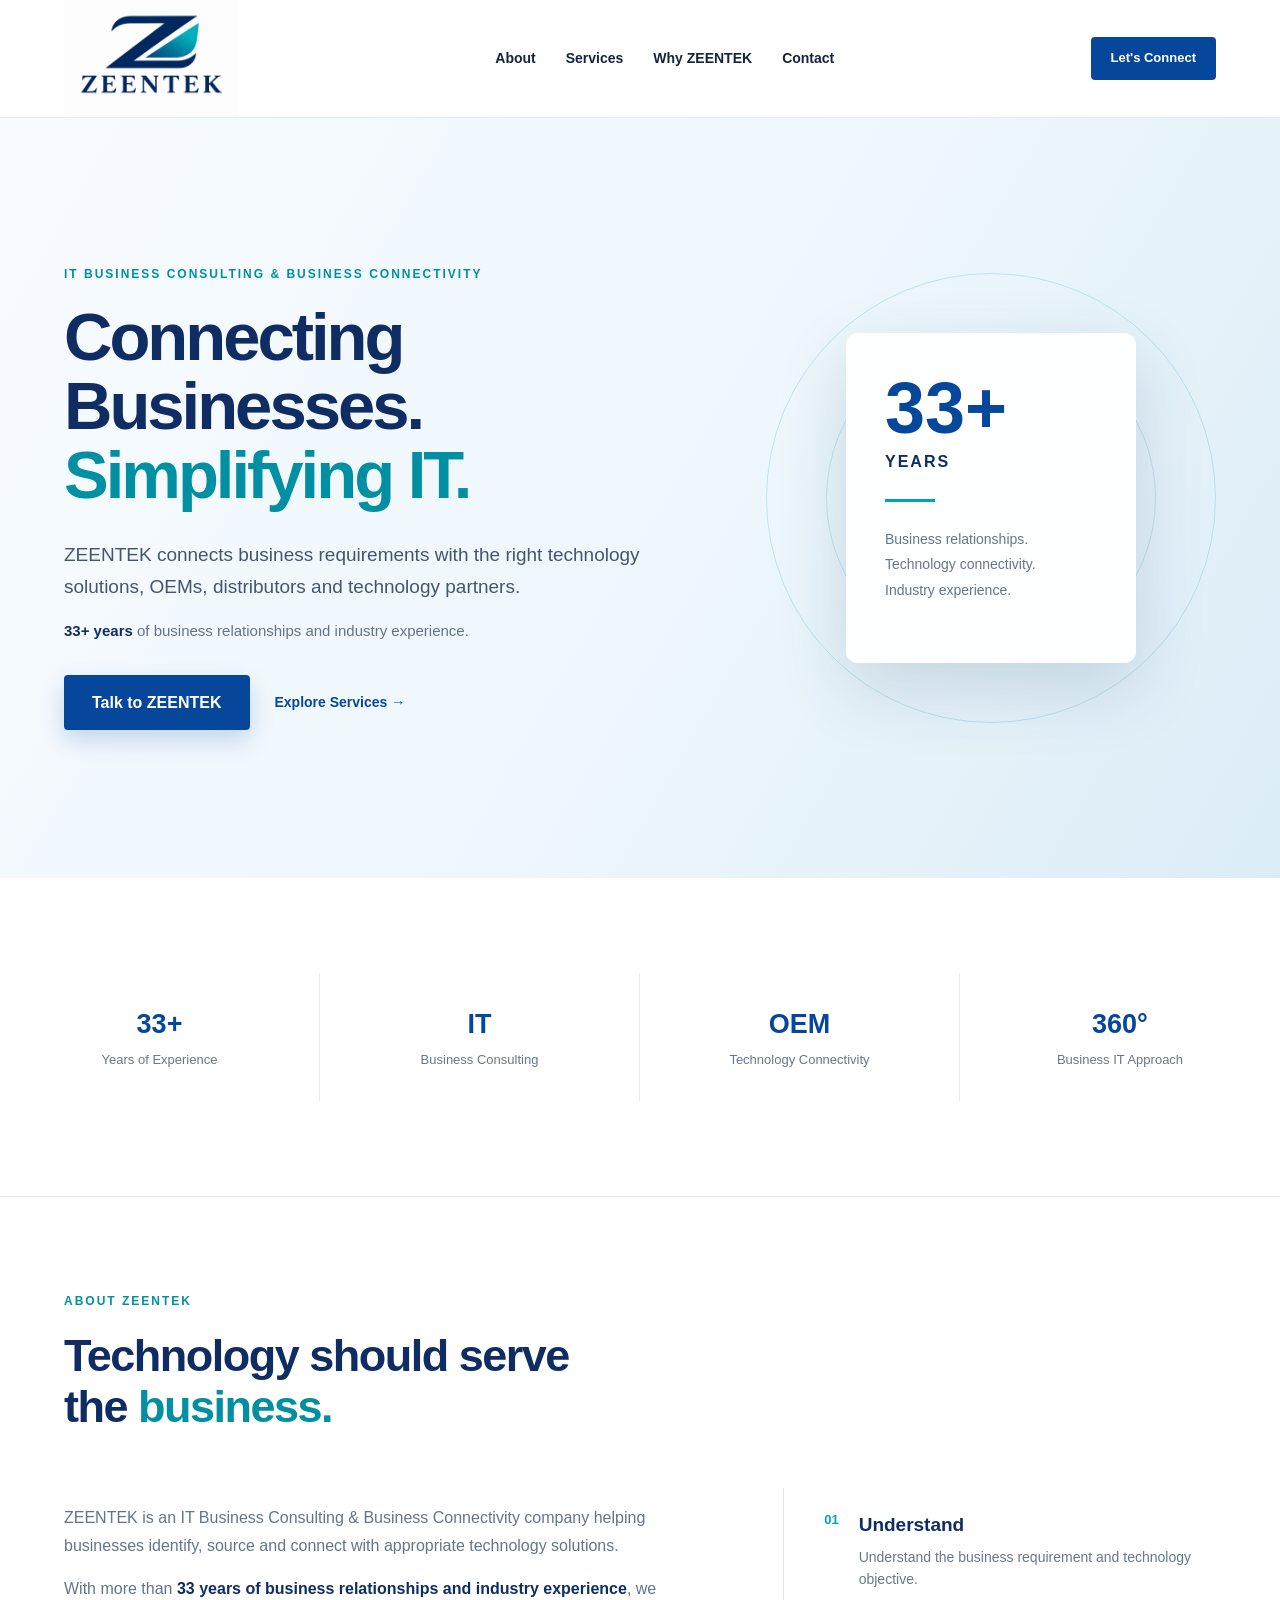
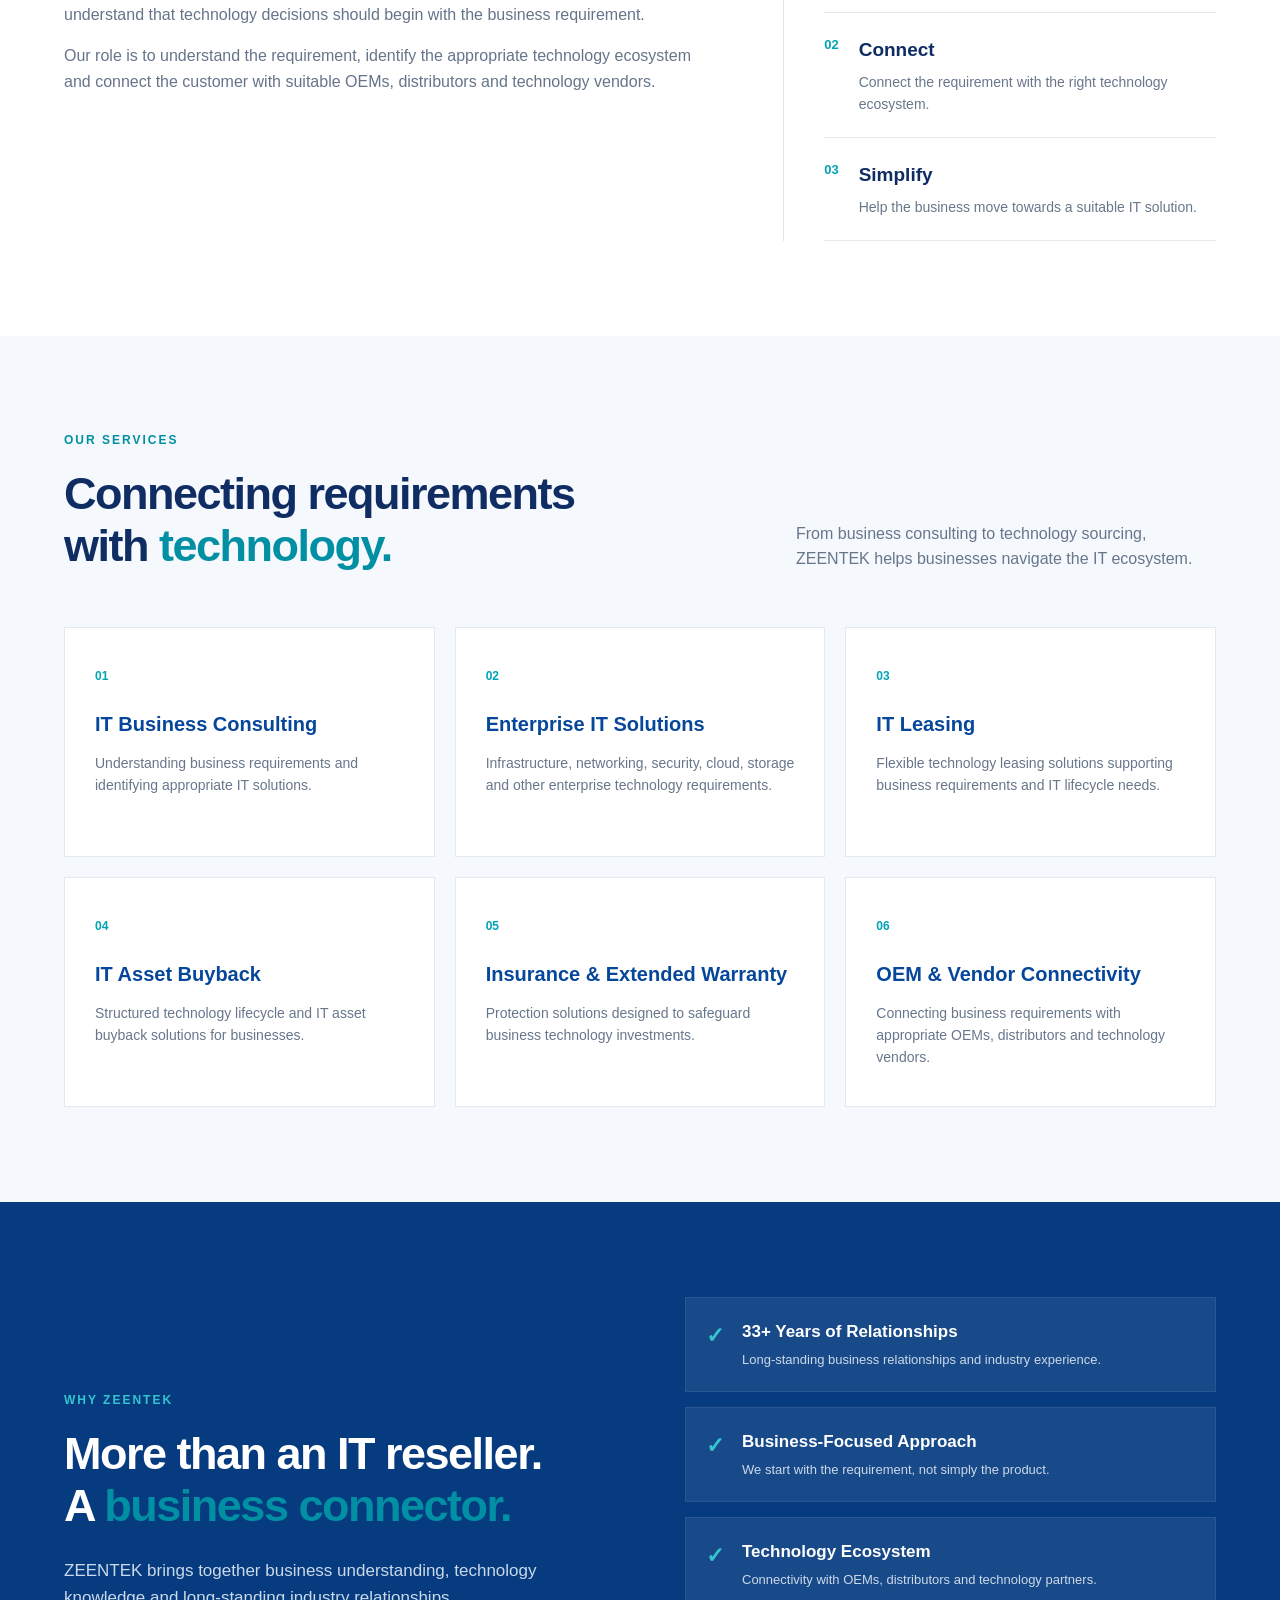
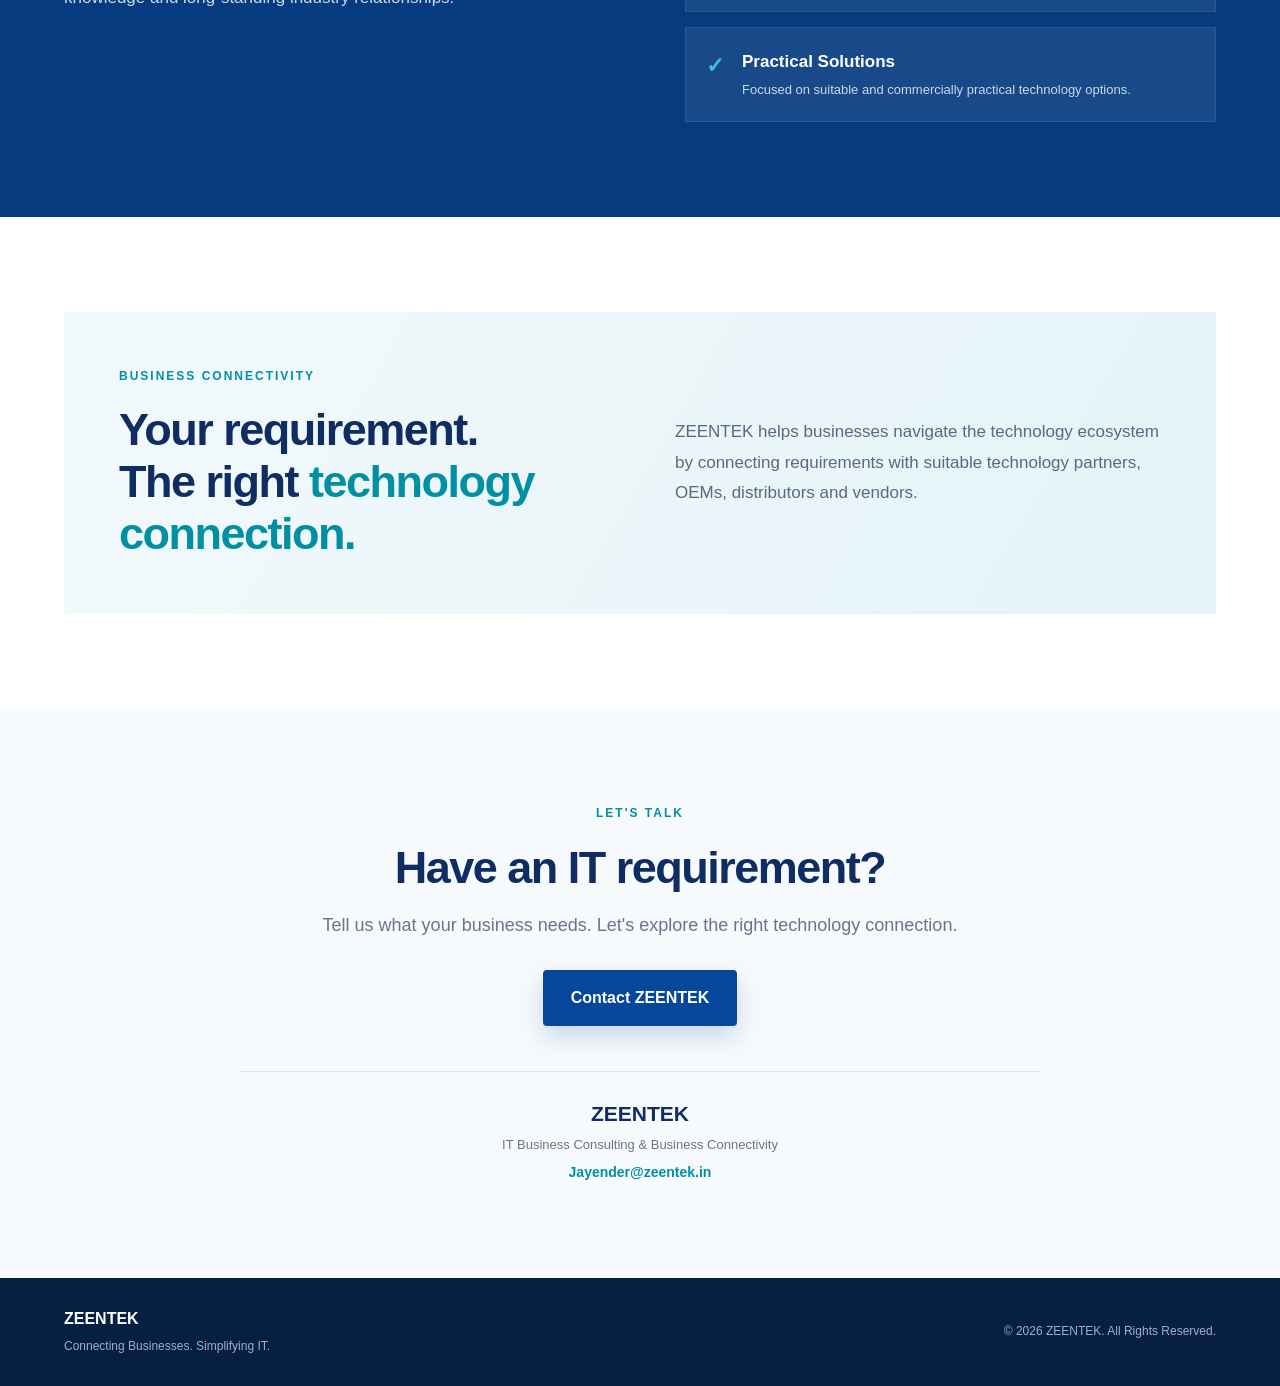
<file: index.html>
<!DOCTYPE html>
<html lang="en">

<head>
<meta charset="UTF-8">
<meta name="viewport" content="width=device-width, initial-scale=1.0">

<title>ZEENTEK | Connecting Businesses. Simplifying IT.</title>

<meta name="description" content="ZEENTEK is an IT Business Consulting and Business Connectivity company with 33+ years of business relationships, connecting businesses with the right technology solutions, OEMs, distributors and technology partners.">

<link rel="stylesheet" href="style.css">
</head>

<body>

<header class="site-header">

<div class="nav-container">

<a href="#home" class="logo-link">
<img src="./unnamed.png" alt="ZEENTEK" class="logo">
</a>

<nav>
<a href="#about">About</a>
<a href="#services">Services</a>
<a href="#why">Why ZEENTEK</a>
<a href="#contact">Contact</a>
</nav>

<a href="#contact" class="nav-button">
Let's Connect
</a>

</div>

</header>


<main>

<section id="home" class="hero">

<div class="hero-container">

<div class="hero-text">

<div class="hero-label">
IT BUSINESS CONSULTING & BUSINESS CONNECTIVITY
</div>

<h1>
Connecting Businesses.
<span>Simplifying IT.</span>
</h1>

<p class="hero-description">
ZEENTEK connects business requirements with the right
technology solutions, OEMs, distributors and technology
partners.
</p>

<p class="hero-experience">
<strong>33+ years</strong> of business relationships and
industry experience.
</p>

<div class="hero-buttons">

<a href="#contact" class="primary-button">
Talk to ZEENTEK
</a>

<a href="#services" class="text-button">
Explore Services →
</a>

</div>

</div>


<div class="hero-right">

<div class="experience-card">

<div class="experience-top">
33+
</div>

<div class="experience-title">
YEARS
</div>

<div class="experience-line"></div>

<p>
Business relationships.<br>
Technology connectivity.<br>
Industry experience.
</p>

</div>

<div class="orbit orbit-one"></div>
<div class="orbit orbit-two"></div>

</div>

</div>

</section>


<section class="credibility">

<div class="credibility-item">
<strong>33+</strong>
<span>Years of Experience</span>
</div>

<div class="credibility-item">
<strong>IT</strong>
<span>Business Consulting</span>
</div>

<div class="credibility-item">
<strong>OEM</strong>
<span>Technology Connectivity</span>
</div>

<div class="credibility-item">
<strong>360°</strong>
<span>Business IT Approach</span>
</div>

</section>


<section id="about" class="about">

<div class="section-container">

<div class="section-intro">

<div class="section-label">
ABOUT ZEENTEK
</div>

<h2>
Technology should serve<br>
the <span>business.</span>
</h2>

</div>


<div class="about-grid">

<div class="about-story">

<p class="large-text">
ZEENTEK is an IT Business Consulting & Business Connectivity
company helping businesses identify, source and connect with
appropriate technology solutions.
</p>

<p>
With more than <strong>33 years of business relationships
and industry experience</strong>, we understand that technology
decisions should begin with the business requirement.
</p>

<p>
Our role is to understand the requirement, identify the
appropriate technology ecosystem and connect the customer
with suitable OEMs, distributors and technology vendors.
</p>

</div>


<div class="about-principles">

<div class="principle">

<span>01</span>

<div>
<h3>Understand</h3>
<p>
Understand the business requirement and technology objective.
</p>
</div>

</div>


<div class="principle">

<span>02</span>

<div>
<h3>Connect</h3>
<p>
Connect the requirement with the right technology ecosystem.
</p>
</div>

</div>


<div class="principle">

<span>03</span>

<div>
<h3>Simplify</h3>
<p>
Help the business move towards a suitable IT solution.
</p>
</div>

</div>

</div>

</div>

</div>

</section>


<section id="services" class="services">

<div class="section-container">

<div class="services-heading">

<div>

<div class="section-label">
OUR SERVICES
</div>

<h2>
Connecting requirements<br>
with <span>technology.</span>
</h2>

</div>

<p>
From business consulting to technology sourcing,
ZEENTEK helps businesses navigate the IT ecosystem.
</p>

</div>


<div class="services-grid">

<div class="service">
<span class="service-number">01</span>
<h3>IT Business Consulting</h3>
<p>
Understanding business requirements and identifying
appropriate IT solutions.
</p>
</div>


<div class="service">
<span class="service-number">02</span>
<h3>Enterprise IT Solutions</h3>
<p>
Infrastructure, networking, security, cloud, storage
and other enterprise technology requirements.
</p>
</div>


<div class="service">
<span class="service-number">03</span>
<h3>IT Leasing</h3>
<p>
Flexible technology leasing solutions supporting
business requirements and IT lifecycle needs.
</p>
</div>


<div class="service">
<span class="service-number">04</span>
<h3>IT Asset Buyback</h3>
<p>
Structured technology lifecycle and IT asset
buyback solutions for businesses.
</p>
</div>


<div class="service">
<span class="service-number">05</span>
<h3>Insurance & Extended Warranty</h3>
<p>
Protection solutions designed to safeguard
business technology investments.
</p>
</div>


<div class="service">
<span class="service-number">06</span>
<h3>OEM & Vendor Connectivity</h3>
<p>
Connecting business requirements with appropriate
OEMs, distributors and technology vendors.
</p>
</div>

</div>

</div>

</section>


<section id="why" class="why">

<div class="why-container">

<div class="why-heading">

<div class="section-label">
WHY ZEENTEK
</div>

<h2>
More than an IT reseller.
<br>
A <span>business connector.</span>
</h2>

<p>
ZEENTEK brings together business understanding,
technology knowledge and long-standing industry
relationships.
</p>

</div>


<div class="why-list">

<div class="why-item">
<div class="check">✓</div>
<div>
<h3>33+ Years of Relationships</h3>
<p>
Long-standing business relationships and industry experience.
</p>
</div>
</div>


<div class="why-item">
<div class="check">✓</div>
<div>
<h3>Business-Focused Approach</h3>
<p>
We start with the requirement, not simply the product.
</p>
</div>
</div>


<div class="why-item">
<div class="check">✓</div>
<div>
<h3>Technology Ecosystem</h3>
<p>
Connectivity with OEMs, distributors and technology partners.
</p>
</div>
</div>


<div class="why-item">
<div class="check">✓</div>
<div>
<h3>Practical Solutions</h3>
<p>
Focused on suitable and commercially practical technology options.
</p>
</div>
</div>

</div>

</div>

</section>


<section class="connectivity">

<div class="section-container">

<div class="connectivity-box">

<div>

<div class="section-label">
BUSINESS CONNECTIVITY
</div>

<h2>
Your requirement.<br>
The right <span>technology connection.</span>
</h2>

</div>

<p>
ZEENTEK helps businesses navigate the technology
ecosystem by connecting requirements with suitable
technology partners, OEMs, distributors and vendors.
</p>

</div>

</div>

</section>


<section id="contact" class="contact">

<div class="contact-container">

<div class="section-label">
LET'S TALK
</div>

<h2>
Have an IT requirement?
</h2>

<p>
Tell us what your business needs.
Let's explore the right technology connection.
</p>

<a href="mailto:Jayender@zeentek.in" class="primary-button">
Contact ZEENTEK
</a>

<div class="contact-info">

<strong>ZEENTEK</strong>

<span>
IT Business Consulting & Business Connectivity
</span>

<a href="mailto:Jayender@zeentek.in">
Jayender@zeentek.in
</a>

</div>

</div>

</section>

</main>


<footer>

<div class="footer-container">

<div>
<strong>ZEENTEK</strong>
<span>Connecting Businesses. Simplifying IT.</span>
</div>

<div>
© 2026 ZEENTEK. All Rights Reserved.
</div>

</div>

</footer>

</body>
</html>
</file>
<file: style.css>
* {
    box-sizing: border-box;
}

html {
    scroll-behavior: smooth;
}

body {
    margin: 0;
    font-family: Arial, Helvetica, sans-serif;
    color: #17233d;
    background: #ffffff;
    line-height: 1.6;
}

a {
    text-decoration: none;
}

/* HEADER */

.site-header {
    position: relative;
    z-index: 100;
    background: #ffffff;
    border-bottom: 1px solid #e6ebf2;
}

.nav-container {
    width: 90%;
    max-width: 1280px;
    margin: auto;
    min-height: 82px;
    display: flex;
    align-items: center;
    justify-content: space-between;
    gap: 30px;
}

.logo {
    width: 175px;
    height: auto;
    display: block;
}

nav {
    display: flex;
    gap: 30px;
}

nav a {
    color: #17233d;
    font-size: 14px;
    font-weight: 600;
    transition: 0.3s;
}

nav a:hover {
    color: #008fa3;
}

.nav-button {
    background: #06479b;
    color: #ffffff;
    padding: 11px 20px;
    border-radius: 4px;
    font-size: 13px;
    font-weight: 700;
}

/* HERO */

.hero {
    position: relative;
    overflow: hidden;
    min-height: 560px;
    background: linear-gradient(
        120deg,
        #f8fbff 0%,
        #edf7fc 55%,
        #dcecf7 100%
    );
}

.hero-container {
    width: 90%;
    max-width: 1280px;
    margin: auto;
    min-height: 570px;
    display: flex;
    align-items: center;
    justify-content: space-between;
    gap: 30px;
}

.hero-text {
    max-width: 720px;
}

.hero-label,
.section-label {
    color: #008fa3;
    font-size: 12px;
    font-weight: 800;
    letter-spacing: 2px;
    margin-bottom: 18px;
}

.hero h1 {
    margin: 0;
    color: #102d63;
    font-size: 67px;
    line-height: 1.03;
    letter-spacing: -3px;
}

.hero h1 span {
    color: #008fa3;
    display: block;
}

.hero-description {
    max-width: 650px;
    margin: 30px 0 15px;
    color: #45556e;
    font-size: 19px;
    line-height: 1.7;
}

.hero-experience {
    color: #65738a;
    font-size: 15px;
}

.hero-experience strong {
    color: #102d63;
}

.hero-buttons {
    margin-top: 32px;
    display: flex;
    align-items: center;
    gap: 25px;
}

.primary-button {
    display: inline-block;
    padding: 15px 28px;
    background: #06479b;
    color: #ffffff;
    border-radius: 4px;
    font-weight: 700;
    box-shadow: 0 10px 25px rgba(6,71,155,0.20);
    transition: 0.3s;
}

.primary-button:hover {
    background: #008fa3;
    transform: translateY(-2px);
}

.text-button {
    color: #06479b;
    font-size: 14px;
    font-weight: 700;
}

/* HERO VISUAL */

.hero-right {
    width: 450px;
    height: 450px;
    position: relative;
    flex-shrink: 0;
}

.experience-card {
    position: absolute;
    z-index: 5;
    width: 290px;
    height: 330px;
    top: 60px;
    left: 80px;
    padding: 38px;
    background: rgba(255,255,255,0.94);
    border: 1px solid rgba(255,255,255,0.9);
    border-radius: 12px;
    box-shadow: 0 25px 70px rgba(23,60,100,0.16);
}

.experience-top {
    color: #06479b;
    font-size: 72px;
    font-weight: 800;
    line-height: 1;
}

.experience-title {
    margin-top: 5px;
    color: #102d63;
    font-size: 16px;
    font-weight: 800;
    letter-spacing: 2px;
}

.experience-line {
    width: 50px;
    height: 3px;
    background: #00a5b5;
    margin: 25px 0;
}

.experience-card p {
    color: #68758a;
    font-size: 14px;
    line-height: 1.8;
}

.orbit {
    position: absolute;
    border: 1px solid rgba(0,143,163,0.18);
    border-radius: 50%;
}

.orbit-one {
    width: 450px;
    height: 450px;
}

.orbit-two {
    width: 330px;
    height: 330px;
    top: 60px;
    left: 60px;
}

/* CREDIBILITY */

.credibility {
    display: grid;
    grid-template-columns: repeat(4,1fr);
    border-bottom: 1px solid #e5eaf1;
}

.credibility-item {
    text-align: center;
    padding: 30px 20px;
    border-right: 1px solid #e5eaf1;
}

.credibility-item:last-child {
    border-right: none;
}

.credibility-item strong {
    display: block;
    color: #06479b;
    font-size: 27px;
}

.credibility-item span {
    color: #69778b;
    font-size: 13px;
}

/* COMMON */

.section-container {
    width: 90%;
    max-width: 1200px;
    margin: auto;
}

section {
    padding: 95px 0;
}

.section-intro h2,
.services-heading h2,
.why-heading h2,
.connectivity-box h2,
.contact h2 {
    margin: 0;
    color: #102d63;
    font-size: 45px;
    line-height: 1.15;
    letter-spacing: -1.5px;
}

.section-intro h2 span,
.services-heading h2 span,
.why-heading h2 span,
.connectivity-box h2 span {
    color: #008fa3;
}

/* ABOUT */

.about {
    background: #ffffff;
}

.about-grid {
    margin-top: 55px;
    display: grid;
    grid-template-columns: 1.5fr 1fr;
    gap: 70px;
}

.about-story {
    max-width: 650px;
}

.large-text {
    color: #34445d;
    font-size: 20px;
    line-height: 1.75;
}

.about-story p {
    color: #66748a;
    font-size: 16px;
}

.about-story strong {
    color: #102d63;
}

.about-principles {
    border-left: 1px solid #dfe6ee;
    padding-left: 40px;
}

.principle {
    display: flex;
    gap: 20px;
    padding: 22px 0;
    border-bottom: 1px solid #e6ebf1;
}

.principle span {
    color: #00a5b5;
    font-size: 13px;
    font-weight: 800;
}

.principle h3 {
    margin: 0 0 5px;
    color: #102d63;
    font-size: 19px;
}

.principle p {
    margin: 0;
    color: #69778b;
    font-size: 14px;
}

/* SERVICES */

.services {
    background: #f5f8fc;
}

.services-heading {
    display: flex;
    justify-content: space-between;
    align-items: end;
    gap: 50px;
    margin-bottom: 55px;
}

.services-heading > p {
    max-width: 420px;
    margin: 0;
    color: #68768b;
    font-size: 16px;
}

.services-grid {
    display: grid;
    grid-template-columns: repeat(3,1fr);
    gap: 20px;
}

.service {
    position: relative;
    padding: 34px 30px;
    min-height: 230px;
    background: #ffffff;
    border: 1px solid #e2e8ef;
    transition: 0.3s;
}

.service:hover {
    transform: translateY(-5px);
    box-shadow: 0 18px 45px rgba(20,50,90,0.10);
}

.service-number {
    color: #00a5b5;
    font-size: 12px;
    font-weight: 800;
}

.service h3 {
    margin: 20px 0 12px;
    color: #06479b;
    font-size: 20px;
}

.service p {
    margin: 0;
    color: #68768b;
    font-size: 14px;
}

/* WHY */

.why {
    background: #063b80;
    color: #ffffff;
}

.why-container {
    width: 90%;
    max-width: 1200px;
    margin: auto;
    display: grid;
    grid-template-columns: 1fr 1fr;
    gap: 90px;
    align-items: center;
}

.why-heading .section-label {
    color: #35c5d0;
}

.why-heading h2 {
    color: #ffffff;
}

.why-heading p {
    max-width: 550px;
    color: #cbd9e8;
    font-size: 17px;
    margin-top: 25px;
}

.why-list {
    display: grid;
    gap: 15px;
}

.why-item {
    display: flex;
    gap: 18px;
    padding: 20px;
    background: rgba(255,255,255,0.07);
    border: 1px solid rgba(255,255,255,0.08);
}

.check {
    color: #35c5d0;
    font-size: 22px;
    font-weight: 800;
}

.why-item h3 {
    margin: 0;
    color: #ffffff;
    font-size: 17px;
}

.why-item p {
    margin: 5px 0 0;
    color: #cbd9e8;
    font-size: 13px;
}

/* CONNECTIVITY */

.connectivity {
    background: #ffffff;
}

.connectivity-box {
    padding: 55px;
    background: linear-gradient(
        120deg,
        #f2f9fc,
        #e4f3f7
    );
    display: grid;
    grid-template-columns: 1fr 1fr;
    gap: 70px;
    align-items: center;
}

.connectivity-box > p {
    margin: 0;
    color: #596980;
    font-size: 17px;
    line-height: 1.8;
}

/* CONTACT */

.contact {
    text-align: center;
    background: #f7fafc;
}

.contact-container {
    width: 90%;
    max-width: 800px;
    margin: auto;
}

.contact h2 {
    margin-bottom: 18px;
}

.contact-container > p {
    color: #68768b;
    font-size: 18px;
    margin: 0 auto 30px;
}

.contact-info {
    margin-top: 45px;
    padding-top: 25px;
    border-top: 1px solid #dfe6ee;
    display: flex;
    flex-direction: column;
    gap: 5px;
}

.contact-info strong {
    color: #102d63;
    font-size: 21px;
}

.contact-info span {
    color: #68768b;
    font-size: 13px;
}

.contact-info a {
    color: #008fa3;
    font-size: 14px;
    font-weight: 700;
}

/* FOOTER */

footer {
    padding: 28px 0;
    background: #071f43;
    color: #ffffff;
}

.footer-container {
    width: 90%;
    max-width: 1200px;
    margin: auto;
    display: flex;
    justify-content: space-between;
    align-items: center;
    gap: 20px;
}

.footer-container strong {
    display: block;
}

.footer-container span {
    color: #9fb1c8;
    font-size: 12px;
}

.footer-container > div:last-child {
    color: #9fb1c8;
    font-size: 12px;
}

/* TABLET */

@media (max-width: 950px) {

    .nav-button {
        display: none;
    }

    .hero-container {
        flex-direction: column;
        justify-content: center;
        text-align: center;
        padding: 80px 0;
    }

    .hero-buttons {
        justify-content: center;
    }

    .hero-right {
        width: 350px;
        height: 350px;
    }

    .orbit-one {
        width: 350px;
        height: 350px;
    }

    .orbit-two {
        width: 260px;
        height: 260px;
        top: 45px;
        left: 45px;
    }

    .experience-card {
        width: 240px;
        height: 280px;
        left: 55px;
        top: 35px;
    }

    .about-grid {
        grid-template-columns: 1fr;
        gap: 40px;
    }

    .about-principles {
        border-left: none;
        border-top: 1px solid #dfe6ee;
        padding-left: 0;
    }

    .why-container {
        grid-template-columns: 1fr;
        gap: 45px;
    }

    .connectivity-box {
        grid-template-columns: 1fr;
        gap: 30px;
    }
}

/* MOBILE */

@media (max-width: 650px) {

    .nav-container {
        width: 92%;
        min-height: auto;
        padding: 15px 0;
        flex-direction: column;
        gap: 12px;
    }

    .logo {
        width: 150px;
    }

    nav {
        gap: 14px 18px;
        justify-content: center;
        flex-wrap: wrap;
    }

    nav a {
        font-size: 12px;
    }

    .hero-container {
        width: 92%;
        min-height: auto;
        padding: 35px 0 50px;
    }

    .hero h1 {
        font-size: 42px;
        letter-spacing: -1.5px;
    }

    .hero-description {
        font-size: 16px;
    }

    .hero-buttons {
        flex-direction: column;
        gap: 18px;
    }

    .primary-button {
        width: 100%;
        max-width: 280px;
    }

    .hero-right {
        width: 285px;
        height: 285px;
    }

    .orbit-one {
        width: 285px;
        height: 285px;
    }

    .orbit-two {
        width: 210px;
        height: 210px;
        top: 38px;
        left: 38px;
    }

    .experience-card {
        width: 200px;
        height: 235px;
        left: 43px;
        top: 25px;
        padding: 25px;
    }

    .experience-top {
        font-size: 52px;
    }

    .experience-title {
        font-size: 12px;
    }

    .experience-card p {
        font-size: 11px;
    }

    .credibility {
        grid-template-columns: repeat(2,1fr);
    }

    .credibility-item {
        padding: 22px 10px;
    }

    section {
        padding: 70px 0;
    }

    .section-container,
    .why-container,
    .contact-container {
        width: 92%;
    }

    .section-intro h2,
    .services-heading h2,
    .why-heading h2,
    .connectivity-box h2,
    .contact h2 {
        font-size: 34px;
    }

    .services-heading {
        display: block;
        margin-bottom: 35px;
    }

    .services-heading > p {
        margin-top: 20px;
    }

    .services-grid {
        grid-template-columns: 1fr;
    }

    .connectivity-box {
        padding: 35px 25px;
    }

    .footer-container {
        flex-direction: column;
        text-align: center;
    }
}
</file>
